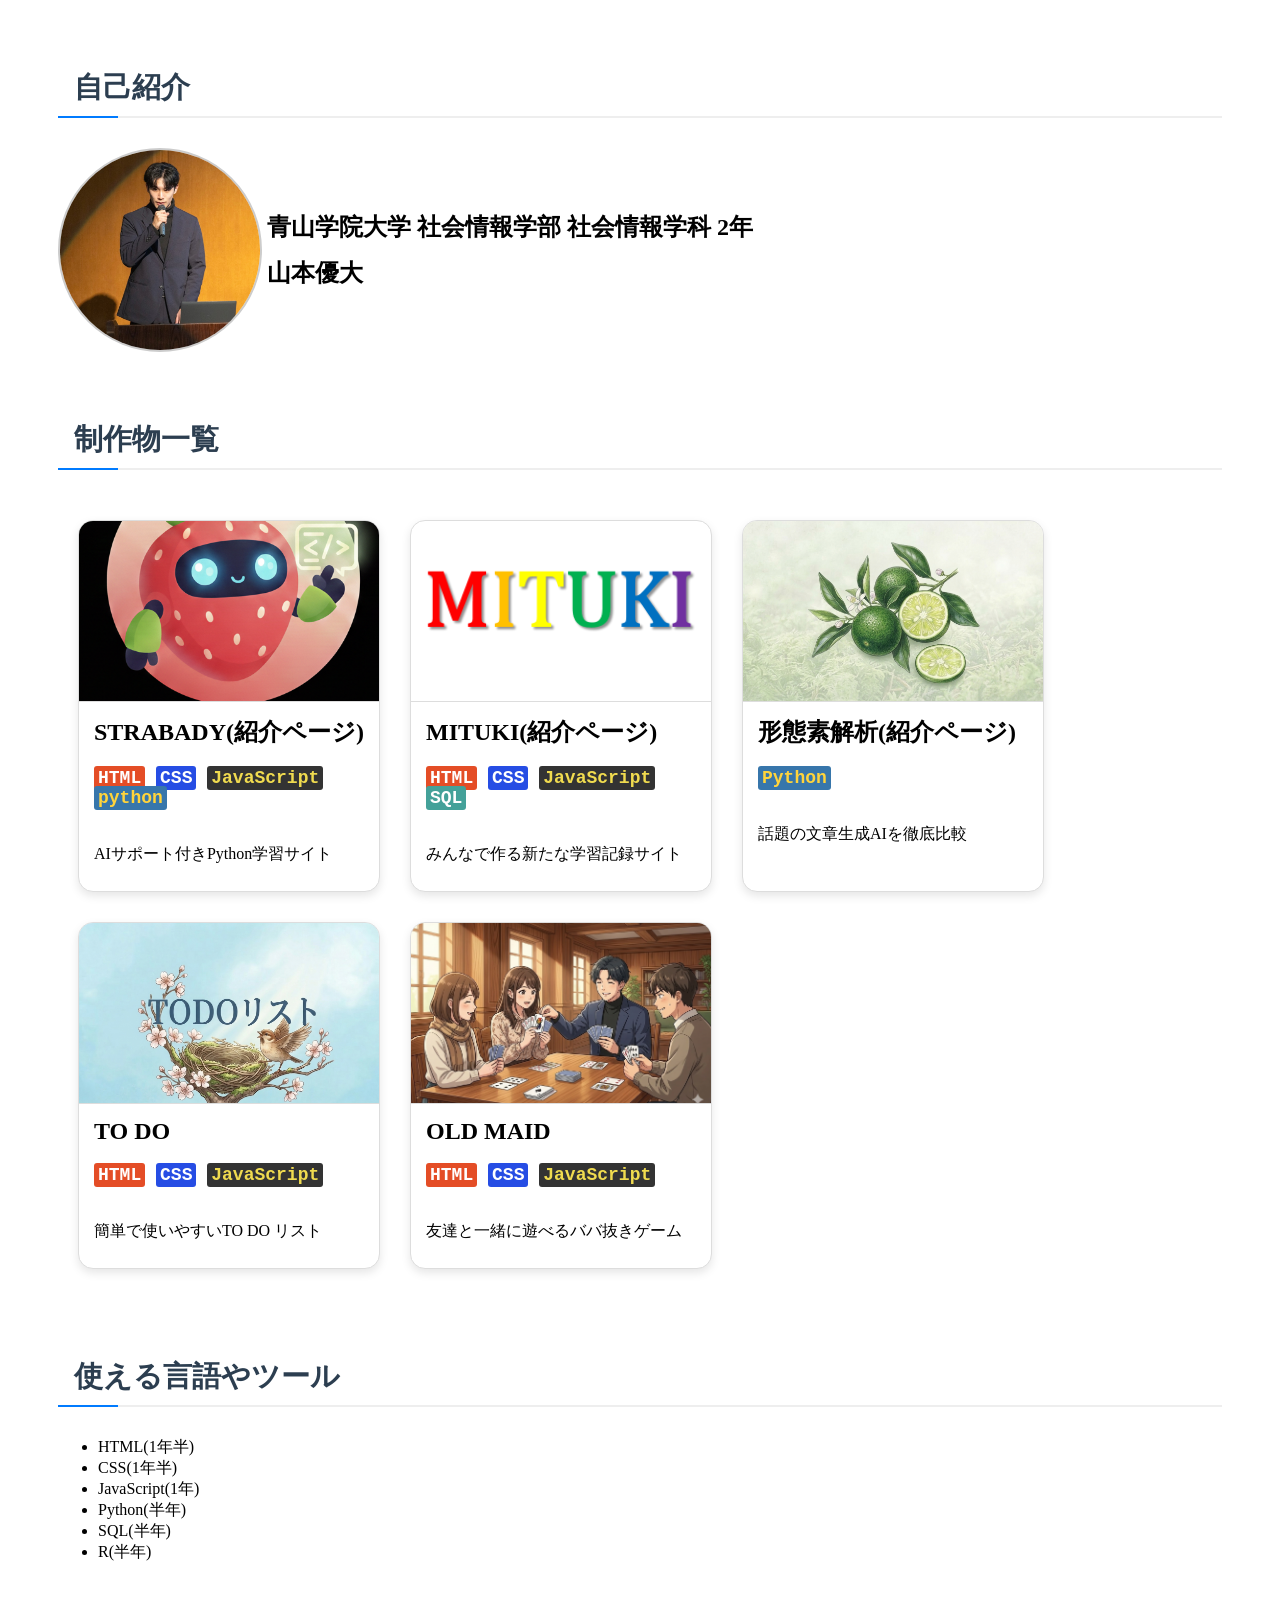
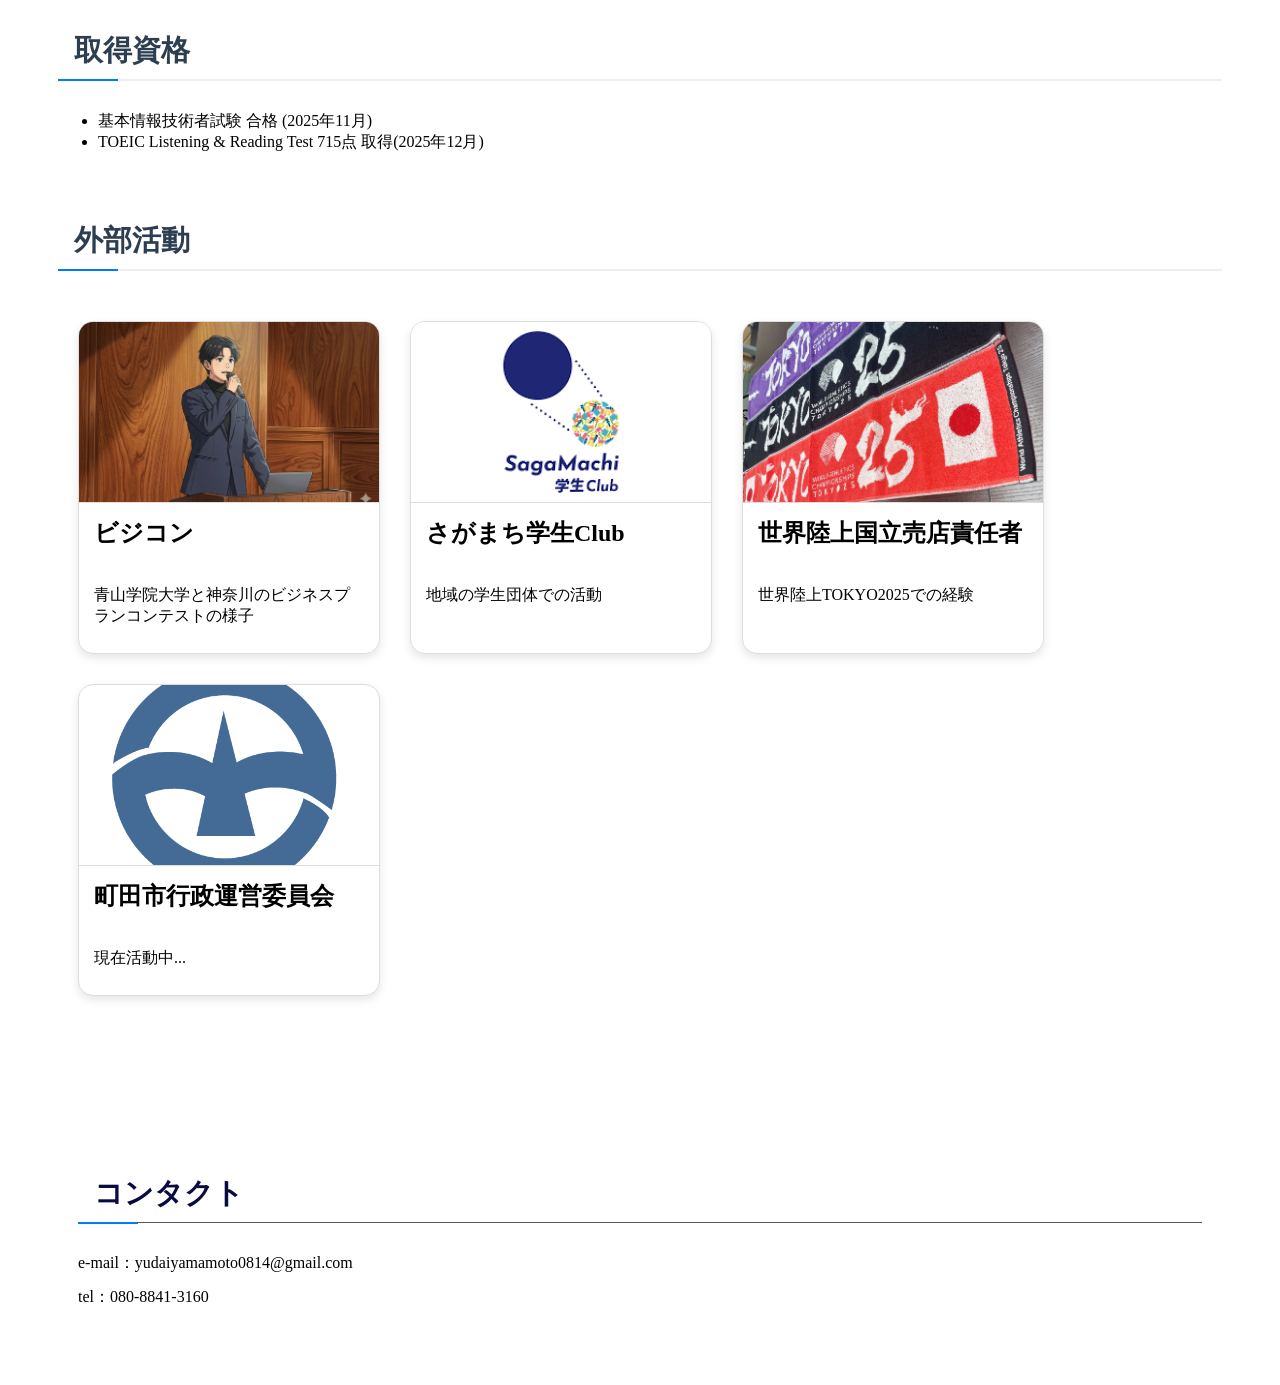
<file: myj-fastapi-web-app-main/frontend/index.html>
<!DOCTYPE html>
<html lang="ja">

<head>
    <meta charset="UTF-8">
    <title>トップページ</title>
    <link rel="stylesheet" href="css/style.css"/>
</head>

<body>
    <!-- <div class="navbar">
        <div class="navbar-l">
            <h1 class="navlogo">TOP</h1>
        </div>
        <div class="navbar-r">
            <ul class="dropmenu">
                <li><a href="#trees">開発Ⅰ</a>
                    <ul>
                        <li><a href="todo.html"> TODO</a></li>
                        <li><a href="baba.html"> Old Maid</a></li>
                        
                    </ul>
                </li>
                <li><a href="#plants">開発Ⅱ</a>
                    <ul>
                        <li><a href="indexaaa.html"> MITUKI</a></li>
                        <li><a href="http://localhost:8501/index.html"> STRABADY</a></li>
                        
                    </ul>
    
                </li>
                <li><a href="#symbiosis">分析・設計</a>
                    <ul>
                        <li><a href="https://colab.research.google.com/drive/1KsUPJqg_0WcFwogwTwC08tpQyaYegraT"> 自然言語処理①</a></li>
                        <li><a href="https://docs.google.com/presentation/d/1_l8otZCzygeaIOdrLib5RKfNLjSA53pC/edit?slide=id.p1#slide=id.p1"> 自然言語処理②</a></li>
                        <li><a href="https://docs.google.com/document/d/11GTX9yCjO9IoElnxK6fyXIhifH7HB06MDJz6Dup3644/edit?tab=t.0"> 採用／求人DB設計</a></li>
                    </ul>
                </li>
                <li><a href="#plants">AI制作</a>
                    <ul>
                        <li><a href=""> その１</a></li>
                        <li><a href=""> その２</a></li>
                        <li><a href=""> その３</a></li>
                    </ul>
                </li>
                <li><a href="#chapel">外部活動</a>
                    <ul>
                        <li><a href="https://www.notion.so/24ec32291db9803e9f65d60c55ac3591?source=copy_link"> ビジコン </a></li>   
                        <li><a href="https://www.notion.so/25-26-313c32291db98044bb27f8d2150bb148?source=copy_link">サガマチ学生Club</a></li>
                    </ul>
                </li>
            </ul>
        </div>
    </div> -->
    <div class="container">
        <div class="aboutme">
            <h1>自己紹介</h1>
            <div class="icon">
                <img src="me.jpeg" alt="プロフィール写真" class="icon-photo">

                <div class="text-content">
                    <h2>青山学院大学 社会情報学部 社会情報学科 2年</h2>
                    <h2>山本優大</h2>
                    <!-- <h3><a href="https://a8124226.github.io/portfolio/">githubのリンクはこちら</a></h3>   -->
                </div>
            </div>
        </div>

        <h1>制作物一覧</h1>
        <div class="panel-container">
            <a href="demo/demo-strabady.htm" class="panel">
                <div class="image">
                    <img src="strabady.png" alt="">
                </div>
                <div class="title">
                    <p>STRABADY(紹介ページ)</p>
                </div>
                <div class="language">
                    <span class="lang-html">HTML</span>
                    <span class="lang-css">CSS</span>
                    <span class="lang-js">JavaScript</span>
                    <span class="lang-python">python</span>
                </div>
                <div class="text">
                    <p>AIサポート付きPython学習サイト</p>
                </div>
            </a>
            <a href="demo/demo-mituki.html" class="panel">
                <div class="image">
                    <img src="MITUKI.png" alt="">
                </div>
                <div class="title">
                    <p>MITUKI(紹介ページ)</p>
                </div>
                <div class="language">
                    <span class="lang-html">HTML</span>
                    <span class="lang-css">CSS</span>
                    <span class="lang-js">JavaScript</span>
                    <span class="lang-sql">SQL</span>
                </div>
                <div class="text">
                    <p>みんなで作る新たな学習記録サイト</p>
                </div>
            </a>
            <a href="demo/demo-colab.html" class="panel">
                <div class="image">
                    <img src="sudati.png" alt="">
                </div>
                <div class="title">
                    <p>形態素解析(紹介ページ)</p>
                </div>
                <div class="language">
                    <span class="lang-python">Python</span>
                </div>
                <div class="text">
                    <p>話題の文章生成AIを徹底比較</p>
                </div>
            </a>
            <a href="todo.html" class="panel">
                <div class="image">
                    <img src="todo.png" alt="">
                </div>
                <div class="title">
                    <p>TO DO</p>
                </div>
                <div class="language">
                    <span class="lang-html">HTML</span>
                    <span class="lang-css">CSS</span>
                    <span class="lang-js">JavaScript</span>
                </div>
                <div class="text">
                    <p>簡単で使いやすいTO DO リスト</p>
                </div>
            </a>
            <a href="baba.html" class="panel">
                <div class="image">
                    <img src="baba.png" alt="">
                </div>
                <div class="title">
                    <p>OLD MAID</p>
                </div>
                <div class="language">
                    <span class="lang-html">HTML</span>
                    <span class="lang-css">CSS</span>
                    <span class="lang-js">JavaScript</span>
                </div>
                <div class="text">
                    <p>友達と一緒に遊べるババ抜きゲーム</p>
                </div>
            </a>
            
        </div>
        <h1>使える言語やツール</h1>
        <ul>
            <li>HTML(1年半)</li>
            <li>CSS(1年半)</li>
            <li>JavaScript(1年)</li>
            <li>Python(半年)</li>
            <li>SQL(半年)</li>
            <li>R(半年)</li>
        </ul>

        <h1>取得資格</h1>
        <ul>
            <li>基本情報技術者試験 合格 (2025年11月)</li>
            <li>TOEIC Listening & Reading Test 715点 取得(2025年12月)</li>
            <!-- <li>IELTS Academic Module オーバーオール  ○○ 取得(2026年○○月)</li> -->
        </ul>

        <h1>外部活動</h1>
        <div class="panel-container">
            <div class="panel">
                <div class="image">
                    <img src="bisi-con.png" alt="">
                </div>
                <div class="title">
                    <p>ビジコン</p>
                </div>
                <div class="text">
                    <p>青山学院大学と神奈川のビジネスプランコンテストの様子</p>
                </div>
            </div>
            <div class="panel">
                <div class="image">
                    <img src="sagamati.png" alt="">
                </div>
                <div class="title">
                    <p>さがまち学生Club</p>
                </div>
                <div class="text">
                    <p>地域の学生団体での活動</p>
                </div>
            </div>
             <div class="panel">
                <div class="image">
                    <img src="world25.jpeg" alt="">
                </div>
                <div class="title">
                    <p>世界陸上国立売店責任者</p>
                </div>
                <div class="text">
                    <p>世界陸上TOKYO2025での経験</p>
                </div>
            </div>
            <div class="panel">
                <div class="image">
                    <img src="machida.png" alt="">
                </div>
                <div class="title">
                    <p>町田市行政運営委員会</p>
                </div>
                <div class="text">
                    <p>現在活動中...</p>
                </div>
            </div>
           
        </div>

        <div class="contact">
            <h1>コンタクト</h1>
            <h2>e-mail：yudaiyamamoto0814@gmail.com</h2>
            <h2>tel：080-8841-3160</h2>
        </div>
    </div>

</body>
</html>
</file>
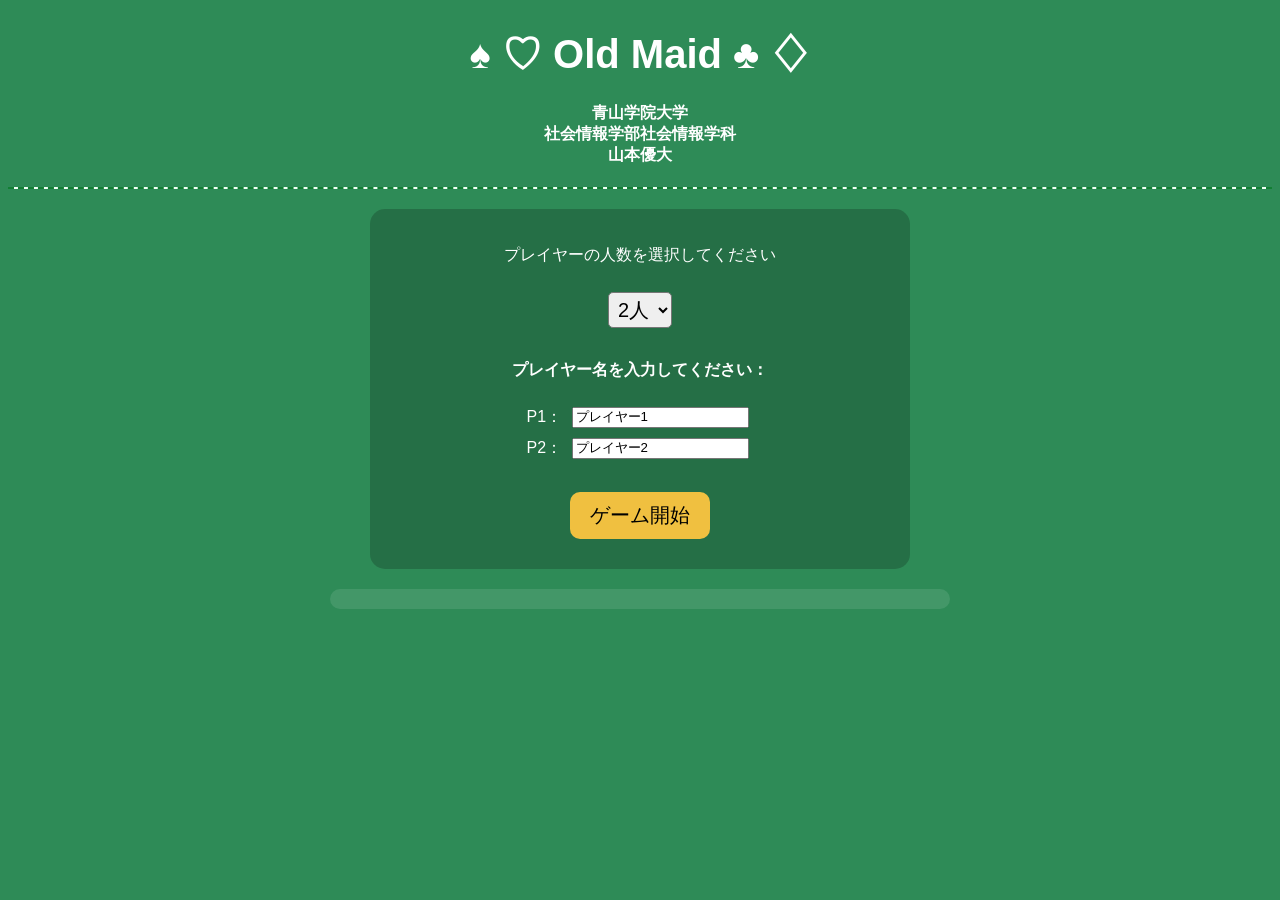
<file: myj-fastapi-web-app-main/frontend/baba.html>
<!DOCTYPE html>
<html lang="ja">

<head>
    <meta charset="UTF-8">
    <title>♣ ♢ Old Maid ♡ ♠</title>
    <link rel="stylesheet" href="css/baba.css" />
</head>

<body>
    <h1> ♠ ♡ Old Maid ♣ ♢ </h1>
    <h4>青山学院大学<br> 社会情報学部社会情報学科<br> 山本優大</h4>
    <hr />
    <div id="setup">
        <p>プレイヤーの人数を選択してください</p>
        <select id="playerCount">
            <option value="2">2人</option>
            <option value="3">3人</option>
            <option value="4">4人</option>
            <option value="5">5人</option>
            <option value="6">6人</option>
        </select><br>
        <div id="nameInputs"></div><br>
        <button onclick="startGame()">ゲーム開始</button>
    </div>

    <div id="status"></div>
    <div id="game">
        <h2 id="playerName"></h2>
        <div id="cards"></div>
        <button id = "drawButton" onclick="startDrawPhase()">次の人のカードを引く</button>
    </div>

    <div id="drawPhase">
        <h2 id="drawText"></h2>
        <div id="opponentCards"></div>
    </div>

    <div id="resultPhase">
        <h2 id="resultText"></h2>
        <div id="resultCards"></div>
        <button onclick="goToCheck()">次の人に渡す</button>
    </div>

    <div id="checkPhase" style="display:none;">
        <h2>次の人に渡しました</h2>
        <button onclick="finishTurn()">カードを表示する</button>
    </div>
    <script type="text/javascript" src="js/baba.js"></script>
</body>

</html>
</file>
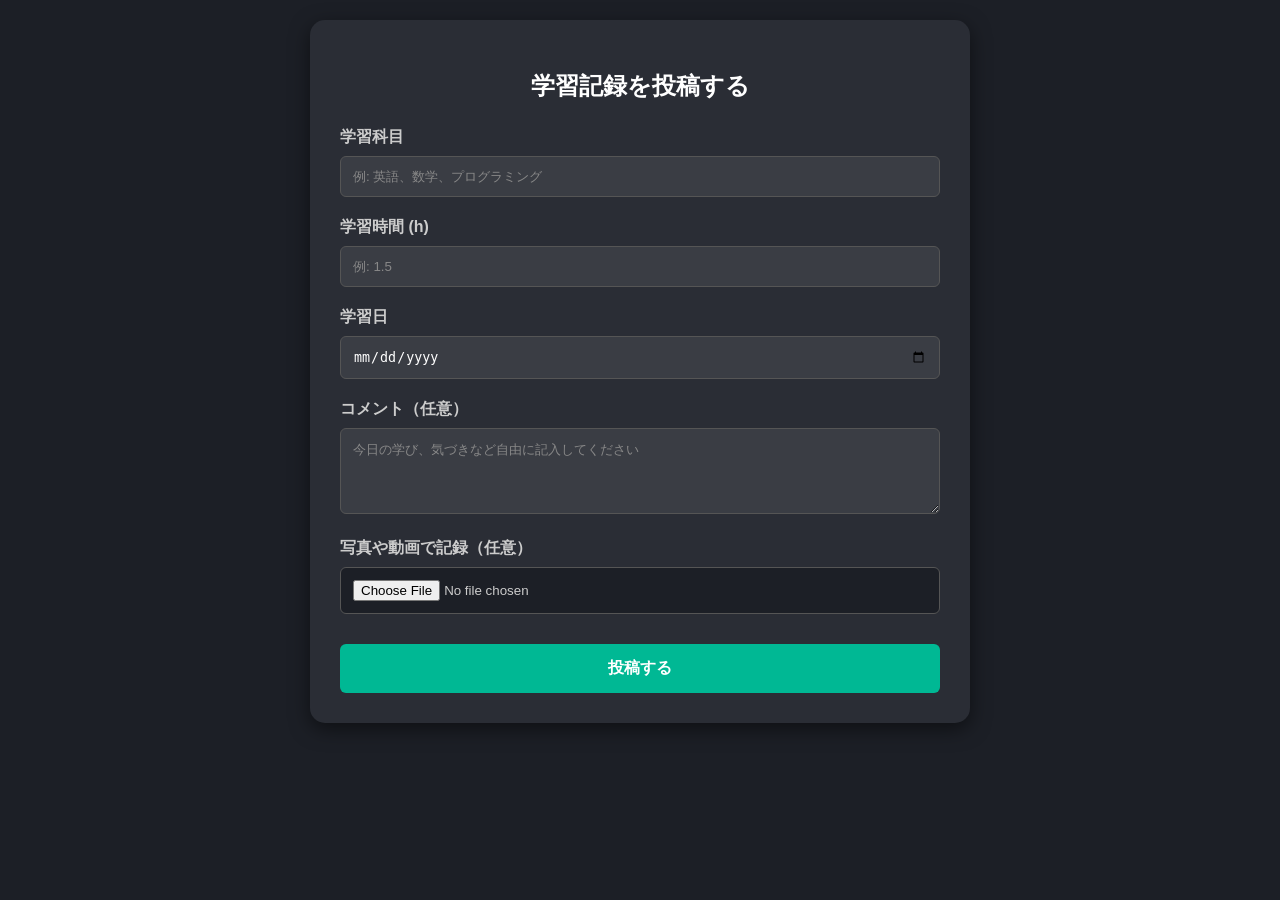
<file: myj-fastapi-web-app-main/frontend/studyaaa.html>
<!DOCTYPE html>
<html lang="ja">
<head>
  <meta charset="UTF-8">
  <meta name="viewport" content="width=device-width, initial-scale=1.0">
  <title>学習記録の投稿</title>
  <style>
    body {
      font-family: 'Segoe UI', sans-serif;
      background-color: #1c1f26;
      color: #e0e0e0;
      margin: 0;
      padding: 20px;
    }

    .container {
      max-width: 600px;
      margin: auto;
      background-color: #2a2d35;
      padding: 30px;
      border-radius: 15px;
      box-shadow: 0 6px 20px rgba(0, 0, 0, 0.5);
    }

    h2 {
      text-align: center;
      margin-bottom: 25px;
      color: #ffffff;
    }

    label {
      display: block;
      margin-top: 20px;
      font-weight: 600;
      color: #cccccc;
    }

    input[type="text"],
    input[type="number"],
    input[type="date"],
    input[type="file"],
    textarea {
      width: 100%;
      padding: 12px;
      margin-top: 8px;
      border-radius: 6px;
      border: 1px solid #555;
      background-color: #3a3d44;
      color: #ffffff;
      box-sizing: border-box;
    }

    input[type="file"] {
      background-color: #1c1f26;
      color: #ccc;
    }

    textarea {
      resize: vertical;
    }

    button {
      margin-top: 30px;
      width: 100%;
      padding: 14px;
      background-color: #00b894;
      color: white;
      border: none;
      border-radius: 6px;
      font-size: 16px;
      font-weight: bold;
      cursor: pointer;
      transition: background-color 0.3s;
    }

    button:hover {
      background-color: #00a383;
    }

    ::placeholder {
      color: #888;
    }
  </style>
</head>
<body>
  <div class="container">
    <h2>学習記録を投稿する</h2>
    <form action="/tasksaaa" method="POST" enctype="multipart/form-data">
      <label for="subject">学習科目</label>
      <input type="text" id="subject" name="subject" placeholder="例: 英語、数学、プログラミング" required>

      <label for="study_time_hours">学習時間 (h)</label>
      <input type="number" id="study_time_hours" name="study_time_hours" min="0.5" step="0.5" placeholder="例: 1.5" required>

      <label for="study_date">学習日</label>
      <input type="date" id="study_date" name="study_date" required>

      <label for="comment">コメント（任意）</label>
      <textarea id="comment" name="comment" rows="4" placeholder="今日の学び、気づきなど自由に記入してください"></textarea>

      <label for="image">写真や動画で記録（任意）</label>
      <input type="file" id="image" name="image" accept="image/*">

      <button type="submit">投稿する</button>
    </form>
  </div>
</body>
</html>
</file>
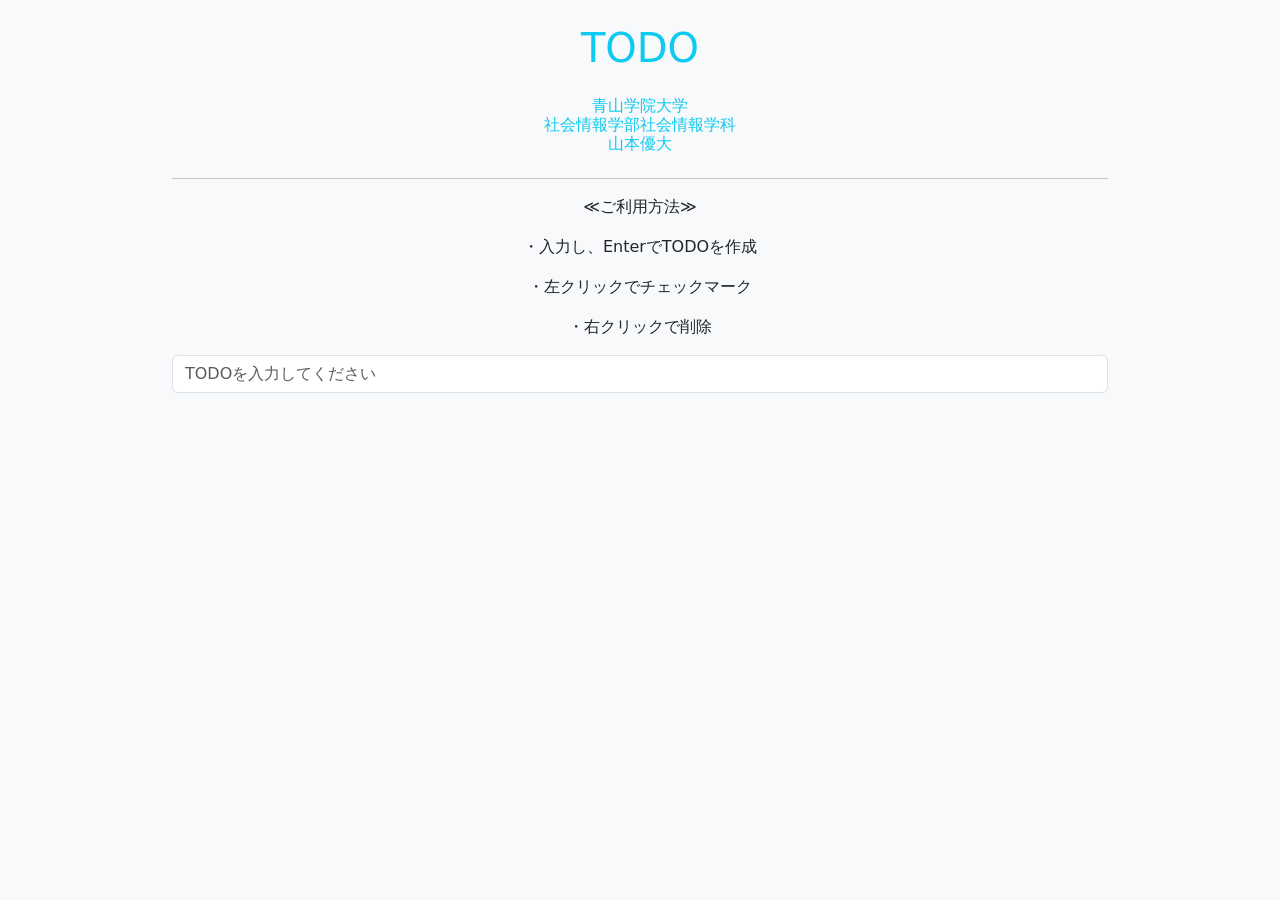
<file: myj-fastapi-web-app-main/frontend/todo.html>
<!-- Ctrl+/でコメント作成 -->
<!-- ！＋Tabキーでデフォルトが記載される -->
<!-- JSはHTMLのbodyの一番下にscriptで書く -->
<!DOCTYPE html>
<html lang="ja">
<!-- 日本語に修正-->

<head>
    <meta charset="UTF-8">
    <meta http-equiv="X-UA-Compatible" content="IE=edge">
    <meta name="viewport" content="width=device-width, initial-scale=1.0">
    <link href="https://cdn.jsdelivr.net/npm/bootstrap@5.3.0/dist/css/bootstrap.min.css" rel="stylesheet"
        integrity="sha384-9ndCyUaIbzAi2FUVXJi0CjmCapSmO7SnpJef0486qhLnuZ2cdeRhO02iuK6FUUVM" crossorigin="anonymous">
    <!-- この辺はbootstrapっていうサイトからコピーしただけ -->
    <title>Document</title>
</head>

<body class="bg-light">
    <div class="container w-75">
        <h1 class="text-center text-info my-4">TODO</h1>
        <h6 class="text-center text-info my-4">青山学院大学<br>社会情報学部社会情報学科<br>山本優大</h6>   
        <hr>
    <div class="text-center">
        <p>≪ご利用方法≫</p>
        <p>・入力し、EnterでTODOを作成</p>
        <p>・左クリックでチェックマーク</p>
        <p>・右クリックで削除</p>
    </div>
        <!-- この辺の設定はbootstrapの初期設定を反映しているだけ -->
        <form id="form" class="mb-4">
            <input type="text" id="input" class="form-control" placeholder="TODOを入力してください" autocomplete = "off">
        </form>
        <ul class="list-group text-secondary" id="ul">
            <!-- ここにTODOが追加されていく -->
        </ul>
    </div>
    <script src="js/todo.js"></script>
</body>

</html>
</file>
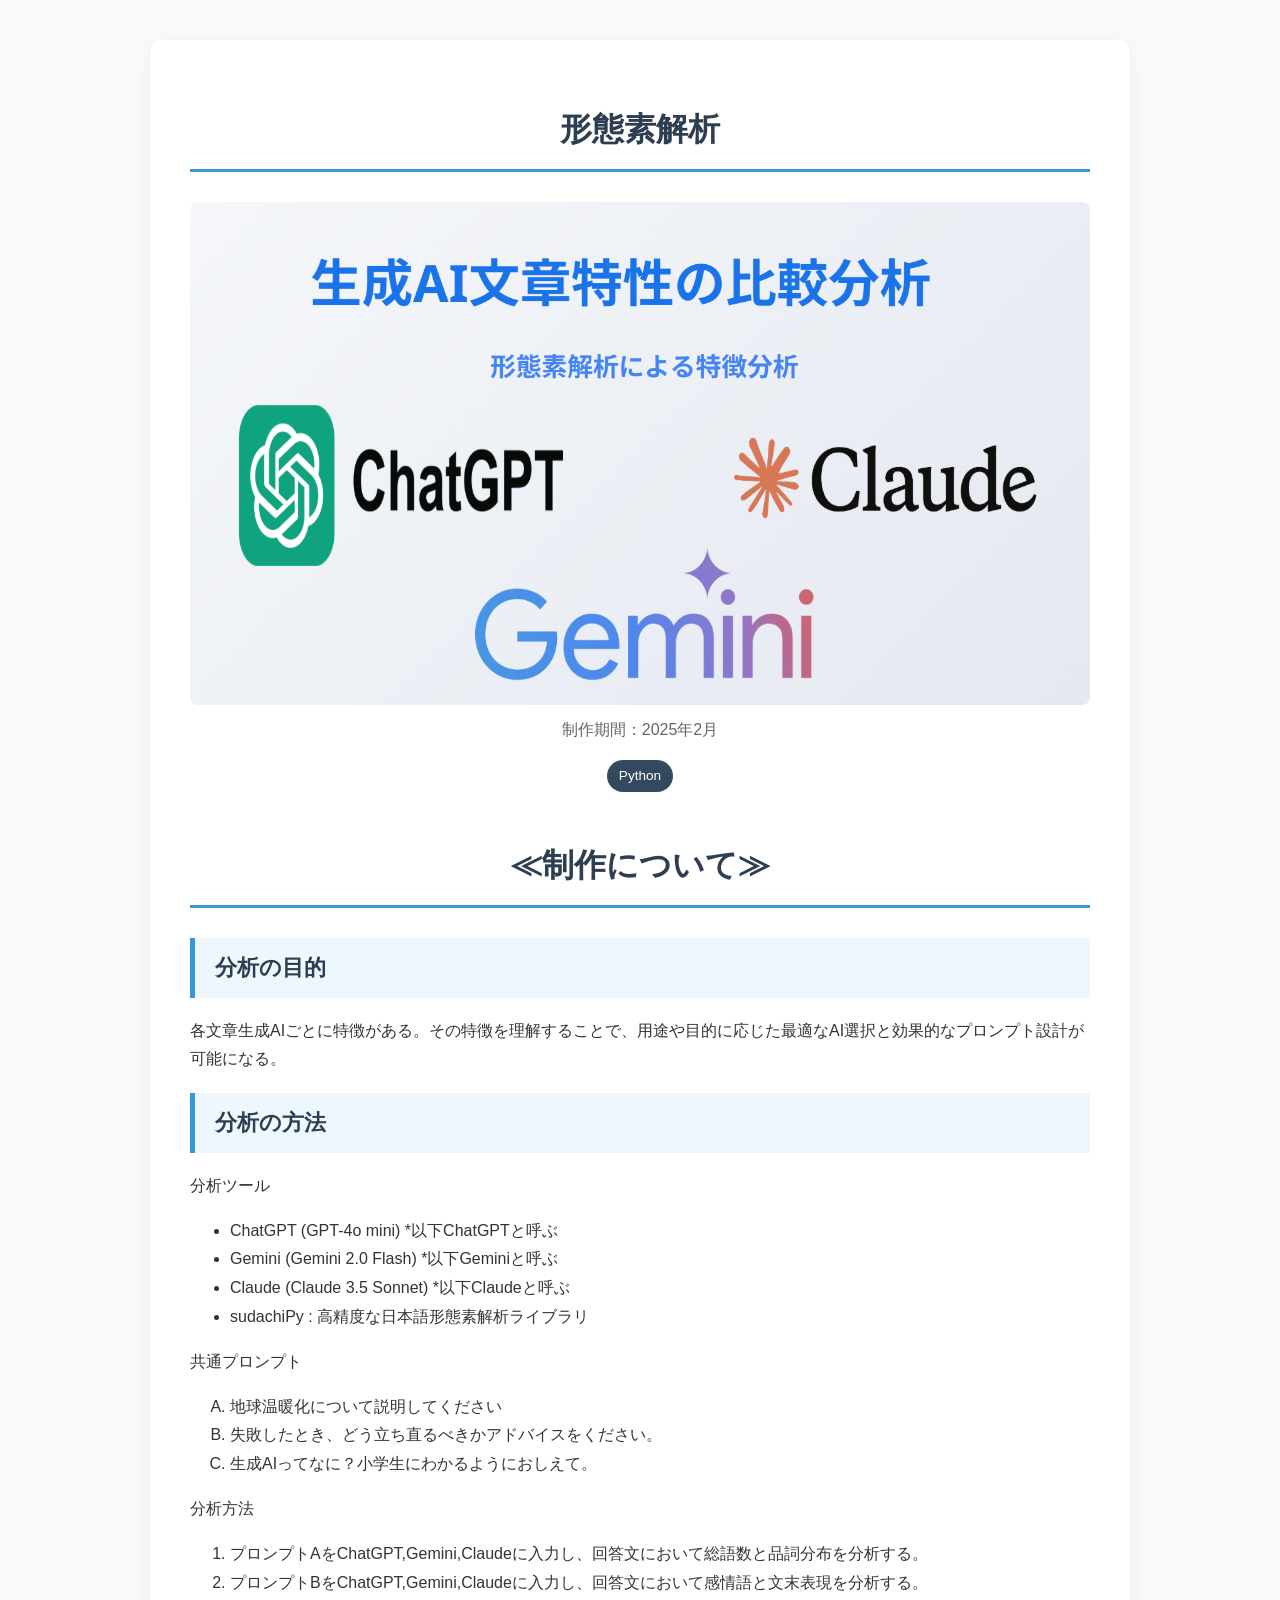
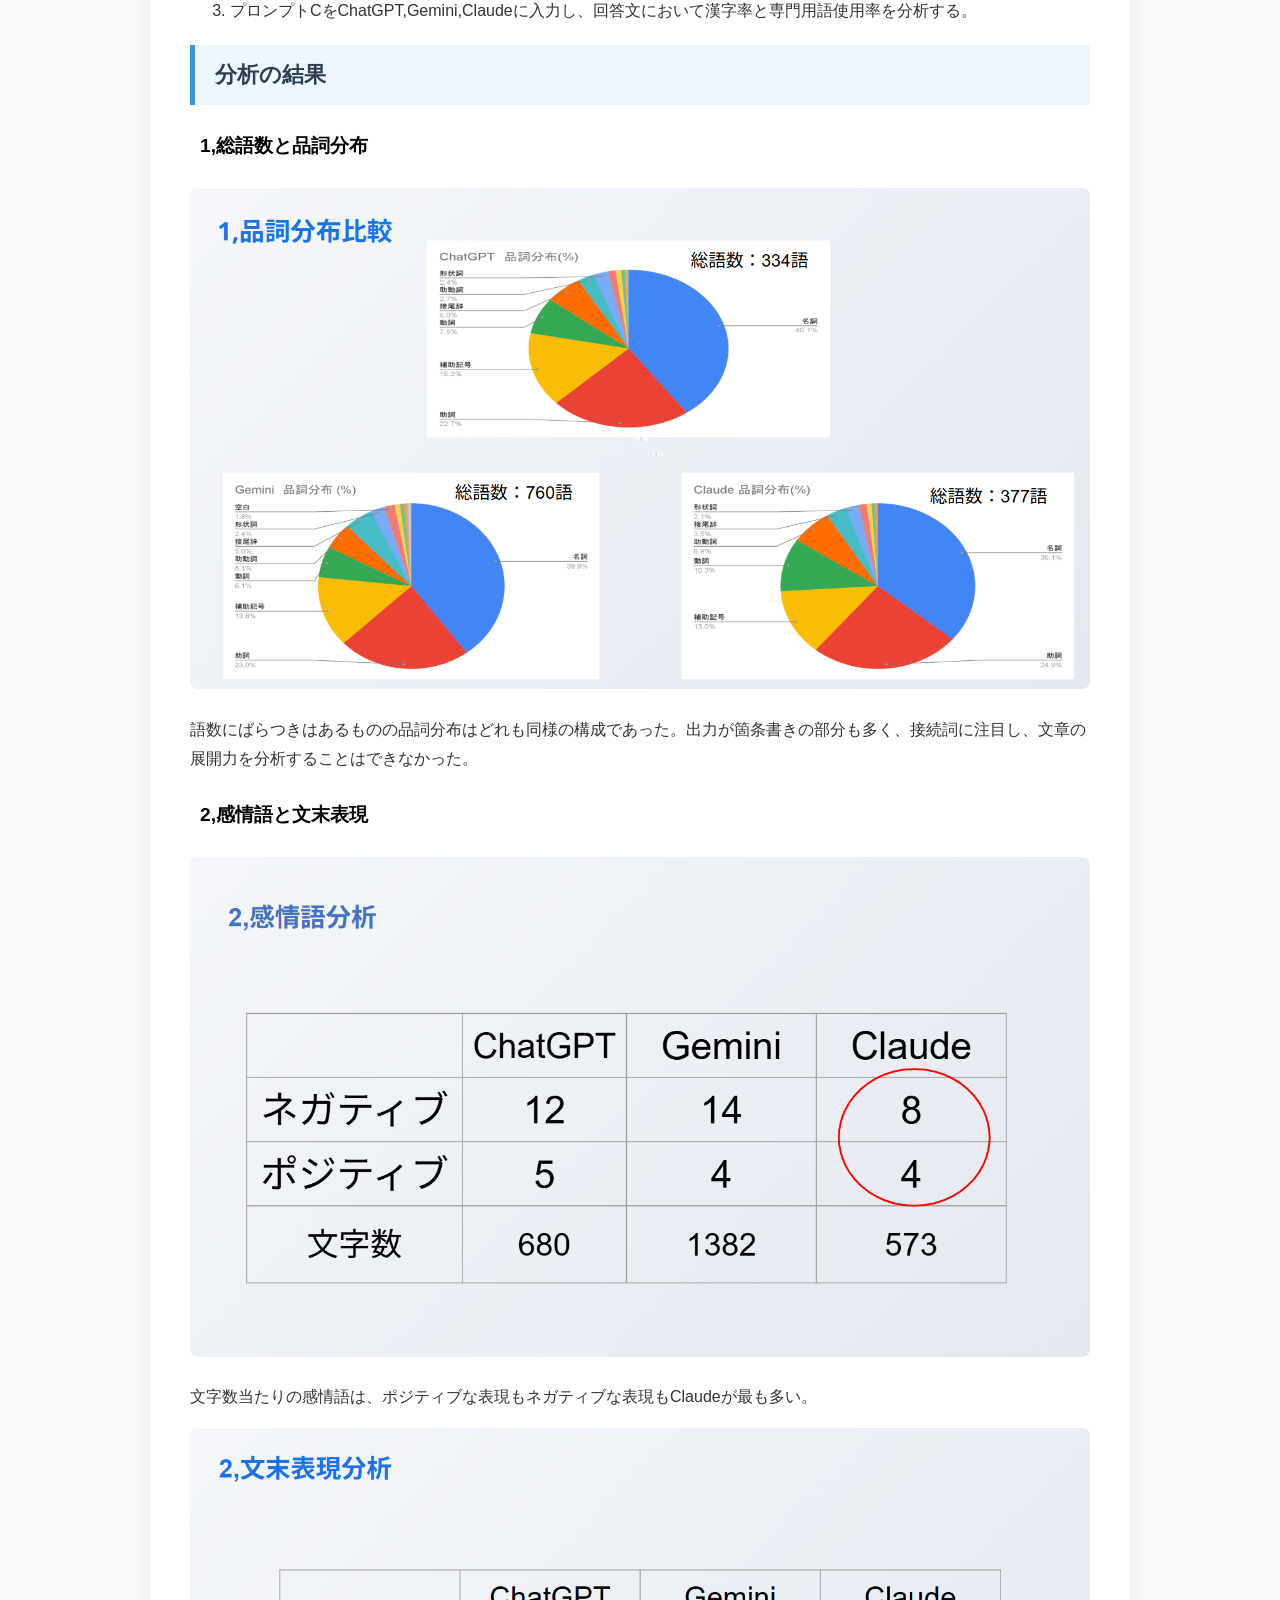
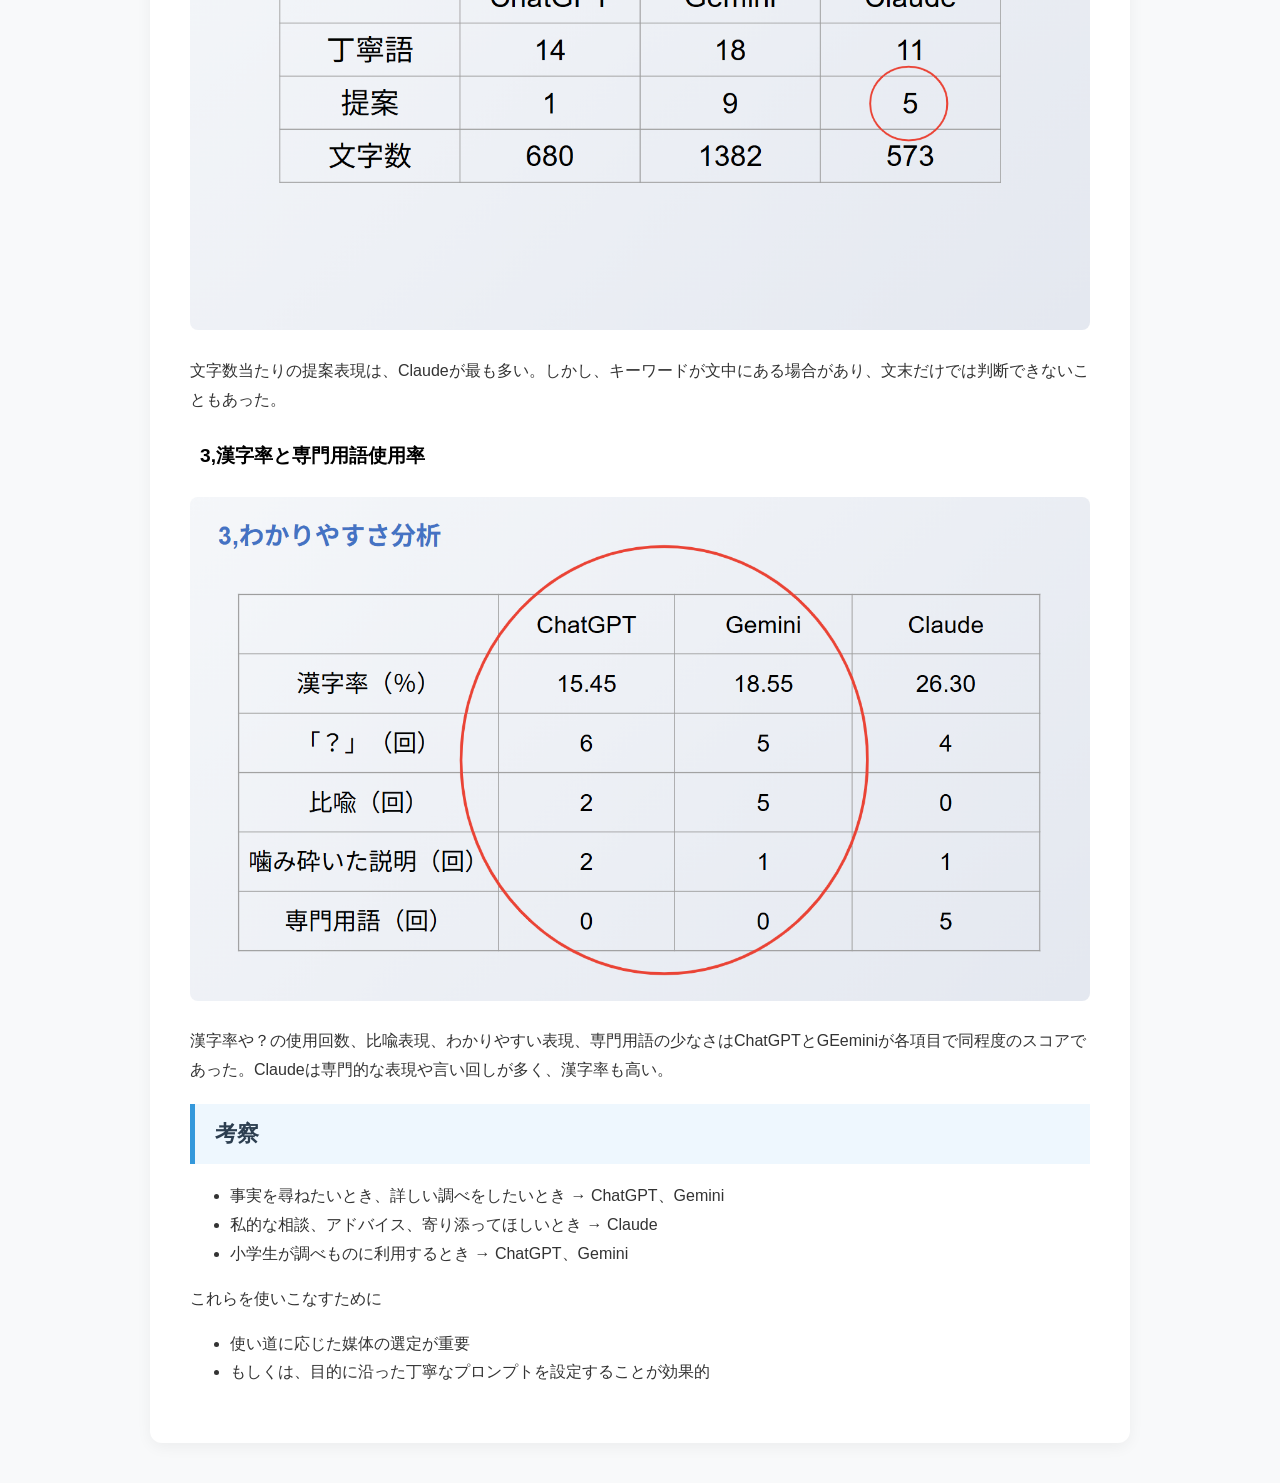
<file: myj-fastapi-web-app-main/frontend/demo/demo-colab.html>
<!DOCTYPE html>
<html lang="en">
<head>
    <meta charset="UTF-8">
    <meta name="viewport" content="width=device-width, initial-scale=1.0">
    <title>形態素解析</title>
    <link rel="stylesheet" href="demo.css">
<body>
    
  <div class="container">
        <h1>形態素解析</h1>
        <img src="demo-colab0.png" alt="">
       <div class="detail">
            <span>制作期間：2025年2月</span>
            <div class="tech-stack">
                <span class="badge">Python</span>
            </div>
        </div>

        <div class="text">
            <h1>≪制作について≫</h1>

            <div class="title">
                <h2>分析の目的</h2>   
            </div>
            <div class="comment">
                <p>各文章生成AIごとに特徴がある。その特徴を理解することで、用途や目的に応じた最適なAI選択と効果的なプロンプト設計が可能になる。
                </p>
            </div>

            <div class="title">
                <h2>分析の方法</h2>   
            </div>
            <div class="comment">
                <p>分析ツール</p>
                <ul>
                    <li>ChatGPT (GPT-4o mini) *以下ChatGPTと呼ぶ</li>
                    <li>Gemini (Gemini 2.0 Flash) *以下Geminiと呼ぶ</li>
                    <li>Claude (Claude 3.5 Sonnet) *以下Claudeと呼ぶ</li>
                    <li>sudachiPy : 高精度な日本語形態素解析ライブラリ</li>
                </ul>
                <p>共通プロンプト</p>
                <ol type="A">
                    <li>地球温暖化について説明してください</li>
                    <li>失敗したとき、どう立ち直るべきかアドバイスをください。</li>
                    <li>生成AIってなに？小学生にわかるようにおしえて。</li>
                </ol>
                <p>分析方法</p>
                <ol>
                    <li>プロンプトAをChatGPT,Gemini,Claudeに入力し、回答文において総語数と品詞分布を分析する。</li>
                    <li>プロンプトBをChatGPT,Gemini,Claudeに入力し、回答文において感情語と文末表現を分析する。</li>
                    <li>プロンプトCをChatGPT,Gemini,Claudeに入力し、回答文において漢字率と専門用語使用率を分析する。</li>
                </ol>
                
                
            </div>
            <div class="title">
                <h2>分析の結果</h2>   
            </div>
            <div class="comment">
                <h3>1,総語数と品詞分布</h3>
                <img src="demo-colab1.png" alt="">
                <p>語数にばらつきはあるものの品詞分布はどれも同様の構成であった。出力が箇条書きの部分も多く、接続詞に注目し、文章の展開力を分析することはできなかった。</p>
                

                <h3>2,感情語と文末表現</h3>
                <img src="demo-colab2.png" alt="">
                <p>文字数当たりの感情語は、ポジティブな表現もネガティブな表現もClaudeが最も多い。</p>
                <img src="demo-colab3.png" alt="">
                <p>文字数当たりの提案表現は、Claudeが最も多い。しかし、キーワードが文中にある場合があり、文末だけでは判断できないこともあった。</p>
                

                <h3>3,漢字率と専門用語使用率</h3>
                <img src="demo-colab4.png" alt="">
                <p>漢字率や？の使用回数、比喩表現、わかりやすい表現、専門用語の少なさはChatGPTとGEeminiが各項目で同程度のスコアであった。Claudeは専門的な表現や言い回しが多く、漢字率も高い。</p>
                
            </div>
            <div class="title">
                <h2>考察</h2>   
            </div>
            <div class="comment">
                <ul>
                    <li> 事実を尋ねたいとき、詳しい調べをしたいとき → ChatGPT、Gemini</li>
                    <li>私的な相談、アドバイス、寄り添ってほしいとき → Claude</li>
                    <li>小学生が調べものに利用するとき → ChatGPT、Gemini</li>
                </ul>
                <p>これらを使いこなすために</p>
                <ul>
                    <li>使い道に応じた媒体の選定が重要</li>
                    <li>もしくは、目的に沿った丁寧なプロンプトを設定することが効果的</li>
                </ul>
            </div>
        </div>
  </div>
</body>
</html>
</file>
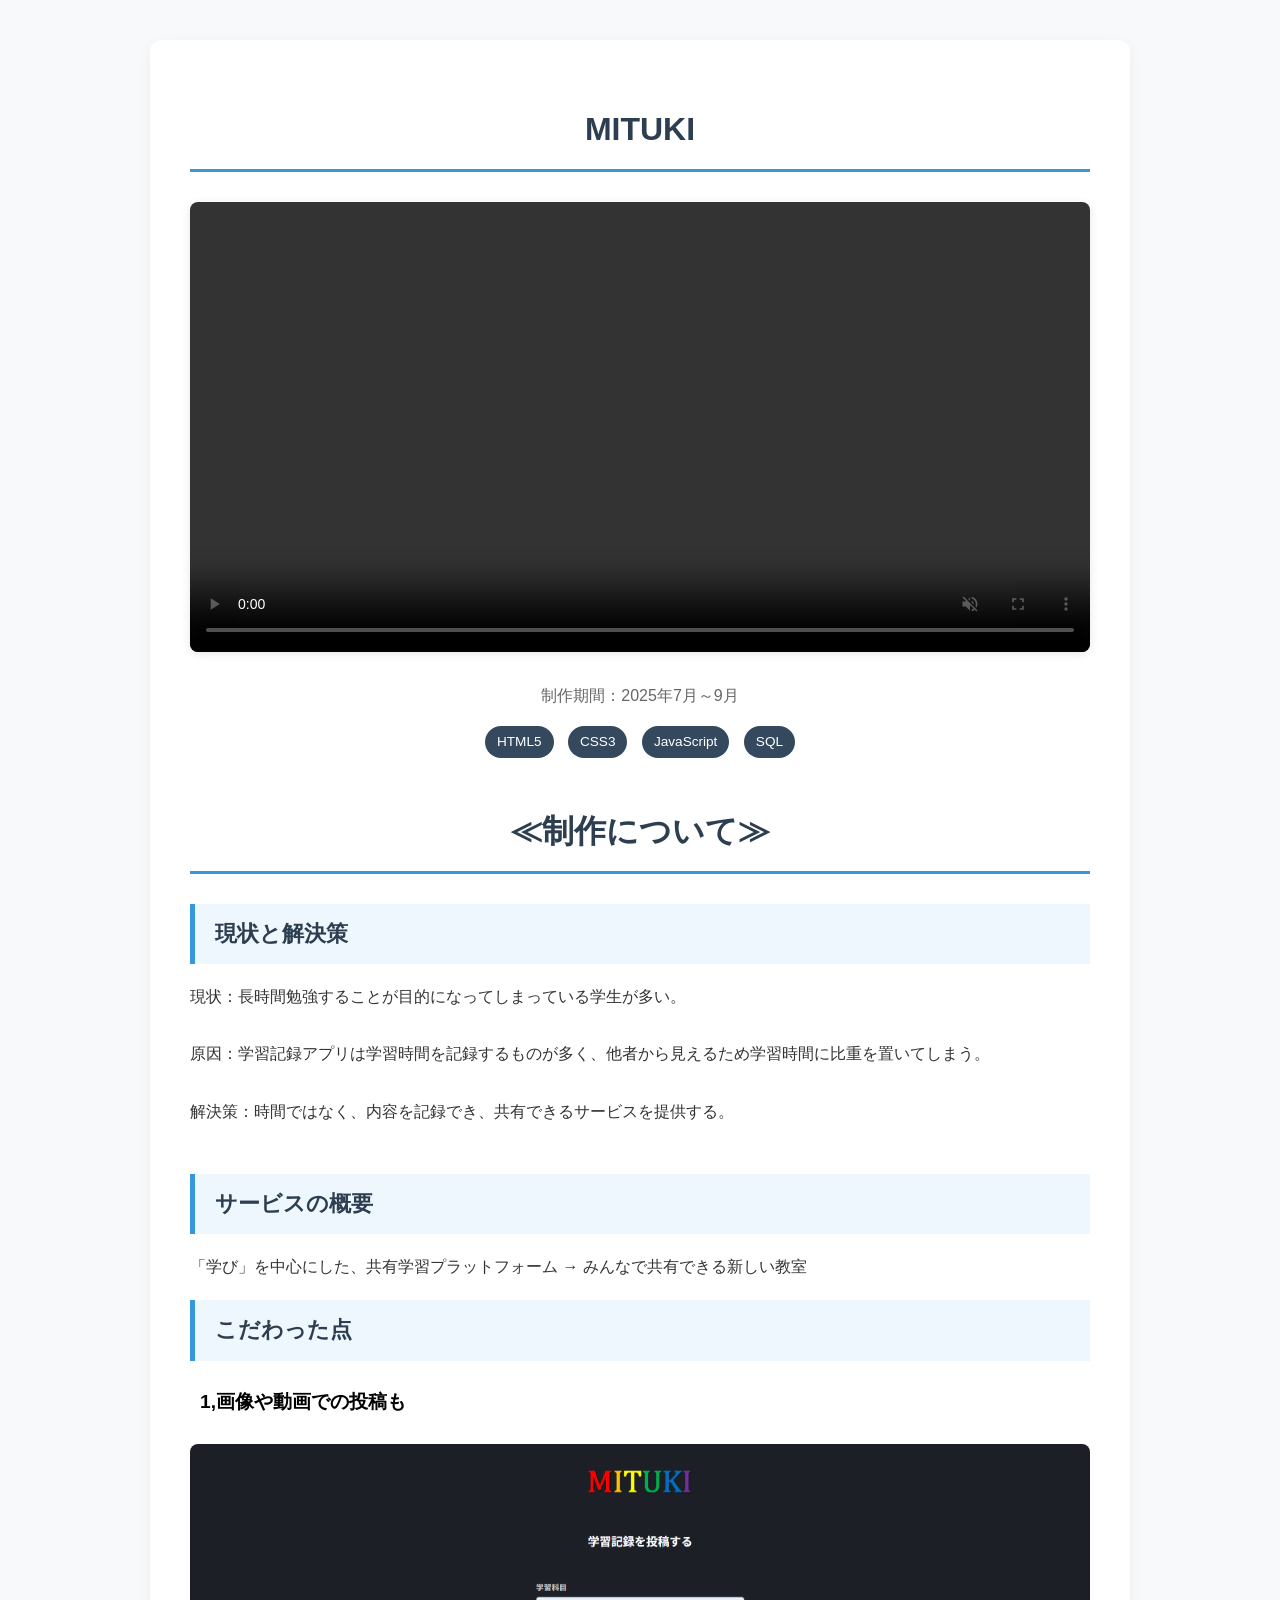
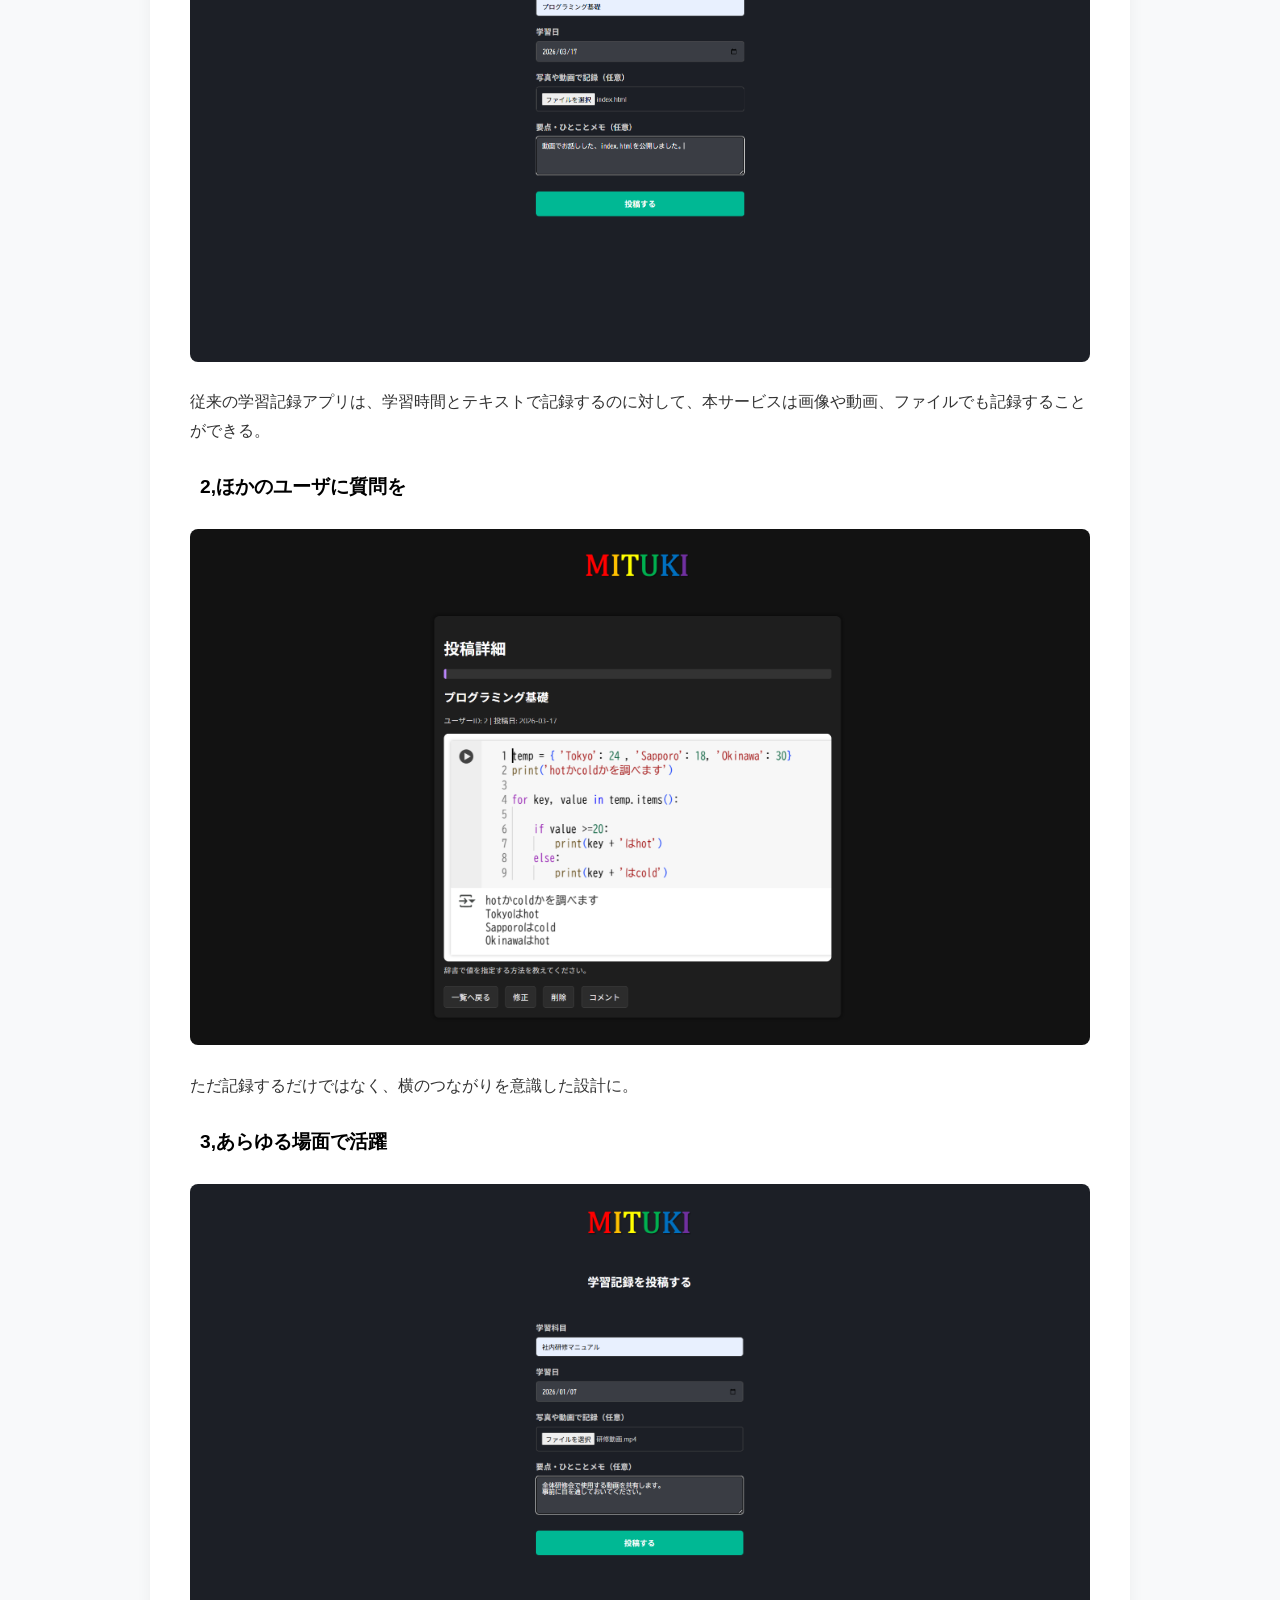
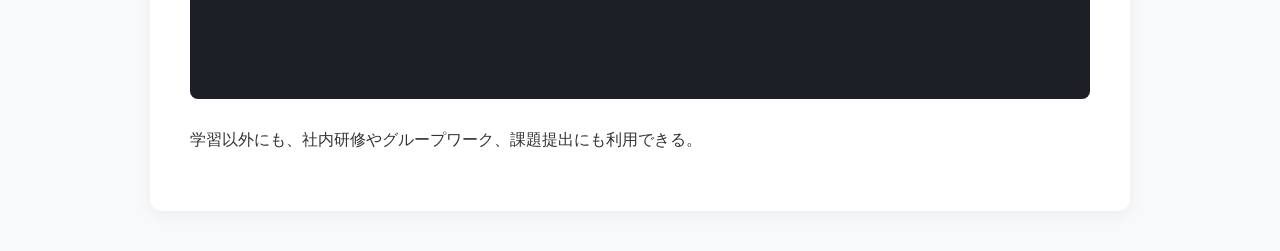
<file: myj-fastapi-web-app-main/frontend/demo/demo-mituki.html>
<!DOCTYPE html>
<html lang="en">
<head>
    <meta charset="UTF-8">
    <meta name="viewport" content="width=device-width, initial-scale=1.0">
    <title>MITUKI</title>
    <link rel="stylesheet" href="demo.css">
</head>
<body>
    <div class="container">
        <h1>MITUKI</h1>
        <video src="demo-mituki.mp4" width="100%" controls muted autoplay loop playsinline>
            <p>ご使用のブラウザは動画再生に対応していません。</p>
        </video>

        <div class="detail">
            <span>制作期間：2025年7月～9月</span>
            <div class="tech-stack">
                <span class="badge">HTML5</span>
                <span class="badge">CSS3</span>
                <span class="badge">JavaScript</span>
                <span class="badge">SQL</span>
            </div>
        </div>
        
        <div class="text">
            <h1>≪制作について≫</h1> 
            <!-- ここまでOK -->
            <div class="title">
                <h2>現状と解決策</h2>   
            </div>
            <div class="comment">
                <p> 現状：長時間勉強することが目的になってしまっている学生が多い。<br><br>
                    原因：学習記録アプリは学習時間を記録するものが多く、他者から見えるため学習時間に比重を置いてしまう。<br><br>
                    解決策：時間ではなく、内容を記録でき、共有できるサービスを提供する。<br><br>
                </p>
            </div>
            <div class="title">
            <h2>サービスの概要</h2>  
            <p>「学び」を中心にした、共有学習プラットフォーム → みんなで共有できる新しい教室</p> 
        </div>
        <div class="comment">
            <p> </p>
        </div>
        <div class="title">
            <h2>こだわった点</h2>   
        </div>
        <div class="comment">
            <h3>1,画像や動画での投稿も</h3>
            <img src="demo-mituki2.png" alt="">
            <p>従来の学習記録アプリは、学習時間とテキストで記録するのに対して、本サービスは画像や動画、ファイルでも記録することができる。</p>
            <h3>2,ほかのユーザに質問を</h3>
            <img src="demo-mituki3.png" alt="">
            <p>ただ記録するだけではなく、横のつながりを意識した設計に。</p>
            <h3>3,あらゆる場面で活躍</h3>
            <img src="demo-mituki1.png" alt="">
            <p>学習以外にも、社内研修やグループワーク、課題提出にも利用できる。</p>

        </div>
</body>
</html>
</file>
<file: myj-fastapi-web-app-main/frontend/css/style.css>
.container{
    margin:50px;
}


.text-content h2, 
.text-content h3 {
  margin: 5px;          /* 上下の余白をゼロにする */
  line-height: 1.5;   /* 行間の高さを適度に設定（お好みで1.2〜1.6） */
}

.icon {
  display: flex;
  align-items: center; 
}

.text-content {
  display: flex;
  flex-direction: column; /* 念のため縦並びを保証 */
}

/* 画像を丸いアイコン型にする */
.icon-photo {
  width: 200px;        /* アイコンの幅 */
  height: 200px;       /* アイコンの高さ（幅と同じにする） */
  border-radius: 50%;  /* 正方形を丸くする魔法のコード */
  object-fit: cover;   /* 画像が歪まないように調整 */
  border: 2px solid #ccc; /* 必要であれば枠線を追加 */
}

.panel-container {
    display: flex;             /* 横並びにする */
    justify-content: flex-start; /*左揃え */
    flex-wrap: wrap;          /* 幅が足りなくなったら折り返す */
    gap: 30px;                /* パネル間の隙間 */
    padding: 20px;
}

.panel {
    display: block;       /* aタグをカード全体の範囲に広げる */
    text-decoration: none; /* 1. 下線を消す */
    color: inherit;       /* 2. 文字の色が変わるのを防ぐ（親の文字色を引き継ぐ） */

    flex: 0 1 300px;
    border: 1px solid #ddd;
    border-radius: 15px;      /* 角丸 */
    overflow: hidden;         /* 画像が角丸からはみ出ないように */
    background: #fff;
    box-shadow: 0 4px 10px rgba(0,0,0,0.1);
}

/* クリックした瞬間や訪問済みの色変化も無効化したい場合 */
.panel:visited, 
.panel:active, 
.panel:focus {
    text-decoration: none;
    color: inherit;
    outline: none; /* フォーカス時の枠線も消すとスッキリします */
}

/* ホバー時に浮き上がる*/
.panel:hover {
    transform: translateY(-5px);    /* 上に5px動く */
    box-shadow: 0 8px 20px rgba(0, 0, 0, 0.12); /* 影を強くする */
    border-color: #007bff;         /* 枠線の色を変えて反応を示す */
}


/* パネル内の画像 */
.panel .image img {
    width: 100%;              /* パネルの幅に合わせる */
    height: 180px;            /* 高さを固定して揃える */
    object-fit: cover;        /* 画像を切り抜いて比率を保つ */
    border-bottom: 1px solid #ddd; /* 画像の下に境界線を引く */
}

/* テキスト周りの余白 */
.title, .language, .text {
    padding: 10px 15px;
}

.title p {
    font-weight: bold;
    font-size: 1.5rem;
    margin: 0;
}

.language {
    color: #007bff;
    font-size: 0.9rem;
    font-family: monospace;  
}


/* --- 見出しの刷新 --- */
h1 {
    position: relative;
    padding: 0.5rem 1rem;
    font-size: 1.8rem;
    color: #2c3e50;
    text-align: left; /* 中央寄せから左寄せへ */
    margin: 60px 0 30px 0;
    border-bottom: 2px solid #eee;
}

/* 数字を消して、アクセントの線を横に置くスタイル */
h1::before {
    content: "";
    position: absolute;
    left: 0;
    bottom: -2px;
    width: 60px;
    height: 2px;
    background: #007bff; /* 青いアクセント線 */
}


.skills-container {
    display: flex;
    flex-wrap: wrap;
    gap: 10px;
    justify-content: center;
    padding: 20px;
}



.contact {
    color: #000;
    padding: 10px 20px;
    border-radius: 15px;
    margin-top: 80px;
} 

.contact h1 {
    color: #090b41;
    border-bottom: 1px solid #555;
}


.contact h2 {
    font-size: 1rem;
    font-weight: normal;
} 

/* ここからナビバーの設定 */
.dropmenu {
    list-style-type: none;
    display: flex;
    justify-content: center;
    width: 750px;
    margin: 0 auto;
    padding: 0;
}

.dropmenu li ul li a {
    text-align: center;
    padding: 7px 10px;
    border-top: 1px solid #728db3;
}

.dropmenu li {
    background: #f9fafa;
    text-align: center;
    box-shadow: 1px 1px 1px rgba(82, 179, 79, 0.7) inset, -1px -1px 1px rgba(115, 139, 179, 0.7) inset;
    width: 25%;
    margin: 0;
    padding: 0;
    position: relative;
}

.dropmenu li ul {
    list-style-type: none;
    margin: 0;
    padding: 0;
    position: absolute;
    visibility: hidden;
    opacity: 0;
    perspective: 500px;
    
}

.dropmenu ul li {
    transform: rotateY(90deg);
    transform-origin: 50% 0;
    transition: .5s;
}

.dropmenu li:hover li {
    transform: rotateY(0);
}

.dropmenu ul li:nth-child(2) {
    transition-delay: .1s;
}

.dropmenu ul li:nth-child(3) {
    transition-delay: .2s;
}


.dropmenu li:hover ul {
    visibility: visible;
    opacity: 1;
}

.dropmenu li ul li {
    width: 150px;
}

.dropmenu li a {
    margin: 0;
    padding: 7px 0;
    display: block;
    color: #090909;
    font: bold 11px "游ゴシック", Helvetica;
    letter-spacing: 0.1em;
    text-decoration: none;
}

.dropmenu li a:hover {
    background: #8f8f8f;
}

.dropmenu li:hover>a {
    background: #8c8c8c;
}

.navbar {
    width: 100%;
    margin: 0;
    padding: 5px 0;
    height: 70px;
    display: flex;
    align-content: space-around;
    position: sticky;
    top: 0;
    z-index: 1000;
    background: #fff; /* 背景色をつけないと透けます */
}

.navbar-l {
    margin: auto 0;
}

.navlogo {
    color: #c7c9c9;
    font: bold 20px "游ゴシック", Helvetica;
    text-align: left;
    margin: auto 8px auto 0px;
    white-space: nowrap;
}

.navbar-r {
    background: #f5f8f7;
    box-shadow: 1px 1px 1px rgba(237, 238, 237, 0.7) inset, -1px -1px 1px rgba(115, 139, 179, 0.7) inset,
        0px 1px 3px #1e1e20;
    width: 100%;
    margin: auto 0;
    padding: 0;
}


/* 言語エリア全体のスタイル（必要であれば） */
.language {
    font-size: 18px;
    color: #666; /* カンマの色 */
}

/* 各言語ごとの色定義（統一したい色を設定してください） */
.lang-html {
    color: #fff; 
    background-color: #E44D26;
    font-weight: bold;
    padding: 2px 4px;
    border-radius: 3px;
}

.lang-css {
    color: #fff; 
    background-color:#264DE4;
    font-weight: bold;
    padding: 2px 4px;
    border-radius: 3px;
}

.lang-js {
    color: #f0db4f; 
    background-color: #333;
    font-weight: bold;
    padding: 2px 4px;
    border-radius: 3px;
}

.lang-python {
    color: #FFD43B; 
    background-color: #3776AB;
    font-weight: bold;
    padding: 2px 4px;
    border-radius: 3px;
}

.lang-sql {
    color: #fff; 
    background-color: #44a199;
    font-weight: bold;
    padding: 2px 4px;
    border-radius: 3px;
}
</file>
<file: myj-fastapi-web-app-main/frontend/css/baba.css>
body {
    font-family: "Yu Gothic", sans-serif;
    text-align: center;
    background: #2e8b57;
    /* 濃い緑 */
    color: white;
}

hr {
    border: none;
    background-color: #f0fff6;
    border-top: 2px dashed #117f33;
}

h1 {
    font-size: 40px;
    margin-bottom: 20px;
}

select {
    font-size: 20px;
    padding: 5px;
    margin: 10px;
    border-radius: 5px;
}

button {
    font-size: 20px;
    padding: 10px 20px;
    margin: 10px;
    border: none;
    border-radius: 10px;
    background-color: #f0c040;
    cursor: pointer;
    transition: background-color 0.2s;
}

button:hover {
    background-color: #ffd700;
}

.card {
    display: inline-block;
    background: white;
    color: black;
    border-radius: 8px;
    padding: 15px 10px;
    margin: 5px;
    width: 60px;
    font-size: 24px;
    box-shadow: 2px 2px 5px rgba(0, 0, 0, 0.3);
    text-align: center;
}

/* 裏面カードの見た目 */
.back {
    display: inline-block;
    background: #444;
    color: white;
    border-radius: 8px;
    padding: 15px 10px;
    margin: 5px;
    width: 60px;
    font-size: 24px;
    cursor: pointer;
    box-shadow: 2px 2px 5px rgba(0, 0, 0, 0.3);
    border: 3px solid #777;
}

/* ゲームフェーズの初期表示設定 */
#game,
#drawPhase,
#resultPhase,
#checkPhase {
    display: none;
    padding: 20px;
    margin: 20px auto;
    max-width: 600px;
    background: rgba(0, 0, 0, 0.2);
    border-radius: 15px;
}

#setup {
    padding: 20px;
    margin: 20px auto;
    max-width: 500px;
    background: rgba(0, 0, 0, 0.2);
    border-radius: 15px;
}

#status {
    margin: 15px auto;
    max-width: 600px;
    background: rgba(255, 255, 255, 0.1);
    padding: 10px;
    border-radius: 10px;
    text-align: center;
}

#status h3 {
    text-align: center;
}

#opponentCards {
    margin-top: 20px;
}


.dropmenu {
    list-style-type: none;
    display: flex;
    justify-content: center;
    width: 750px;
    margin: 0 auto;
    padding: 0;
}

.dropmenu li ul li a {
    text-align: center;
    padding: 7px 10px;
    border-top: 1px solid #728db3;
}

.dropmenu li {
    background: #f9fafa;
    text-align: center;
    box-shadow: 1px 1px 1px rgba(82, 179, 79, 0.7) inset, -1px -1px 1px rgba(115, 139, 179, 0.7) inset;
    width: 25%;
    margin: 0;
    padding: 0;
    position: relative;
}

.dropmenu li ul {
    list-style-type: none;
    margin: 0;
    padding: 0;
    position: absolute;
    visibility: hidden;
    opacity: 0;
    perspective: 500px;
    
}

.dropmenu ul li {
    transform: rotateY(90deg);
    transform-origin: 50% 0;
    transition: .5s;
}

.dropmenu li:hover li {
    transform: rotateY(0);
}

.dropmenu ul li:nth-child(2) {
    transition-delay: .1s;
}

.dropmenu ul li:nth-child(3) {
    transition-delay: .2s;
}


.dropmenu li:hover ul {
    visibility: visible;
    opacity: 1;
}

.dropmenu li ul li {
    width: 150px;
}

.dropmenu li a {
    margin: 0;
    padding: 7px 0;
    display: block;
    color: #090909;
    font: bold 11px "游ゴシック", Helvetica;
    letter-spacing: 0.1em;
    text-decoration: none;
}

.dropmenu li a:hover {
    background: #8f8f8f;
}

.dropmenu li:hover>a {
    background: #8c8c8c;
}

.navbar {
    width: 100%;
    margin: 0;
    padding: 5px 0;
    height: 70px;
    display: flex;
    align-content: space-around;
}

.navbar-l {
    margin: auto 0;
}

.navlogo {
    color: #c7c9c9;
    font: bold 20px "游ゴシック", Helvetica;
    text-align: left;
    margin: auto 8px auto 0px;
    white-space: nowrap;
}

.navbar-r {
    background: #f5f8f7;
    box-shadow: 1px 1px 1px rgba(237, 238, 237, 0.7) inset, -1px -1px 1px rgba(115, 139, 179, 0.7) inset,
        0px 1px 3px #1e1e20;
    width: 100%;
    margin: auto 0;
    padding: 0;
}
</file>
<file: myj-fastapi-web-app-main/frontend/demo/demo.css>
body {
    font-family: 'Helvetica Neue', Arial, "Hiragino Kaku Gothic ProN", "Hiragino Sans", Meiryo, sans-serif;
    line-height: 1.8;
    color: #333;
    background-color: #f8f9fa;
    margin: 20px;
    padding: 0;
}

.container {
    max-width: 900px;
    margin: 40px auto;
    padding: 40px;
    background: #fff;
    box-shadow: 0 4px 15px rgba(0,0,0,0.05);
    border-radius: 12px;
}


h1 {
    text-align: center;
    color: #2c3e50;
    border-bottom: 3px solid #3498db;
    padding-bottom: 10px;
    margin-bottom: 30px;
}

h2 {
    color: #2c3e50;
    background: #eef7fe;
    padding: 10px 20px;
    border-left: 5px solid #3498db;
    font-size: 1.4rem;
}

h3 {
    color: #000;
    padding: 5px 10px;
    font-size: 1.2rem;
    font-weight: bold;
}


video {
    border-radius: 8px;
    box-shadow: 0 2px 10px rgba(0,0,0,0.1);
    margin-bottom: 20px;
}

/* 技術スタック（バッジ形式） */
.detail {
    text-align: center;
    margin-bottom: 40px;
    color: #666;
}

.tech-stack {
    margin-top: 10px;
}

.badge {
    display: inline-block;
    background: #34495e;
    color: #fff;
    padding: 4px 12px;
    border-radius: 20px;
    font-size: 0.85rem;
    margin: 5px;
}

img {
    max-width: 100%; /* 親要素の幅を超えないようにする */
    height: auto;     /* 縦横比を保ったまま縮小する */
    border-radius: 8px; 
    margin-bottom: 1px; 
}

/* スマホ対応 */
@media (max-width: 600px) {
    .container {
        margin: 10px;
        padding: 20px;
    }
}
</file>
